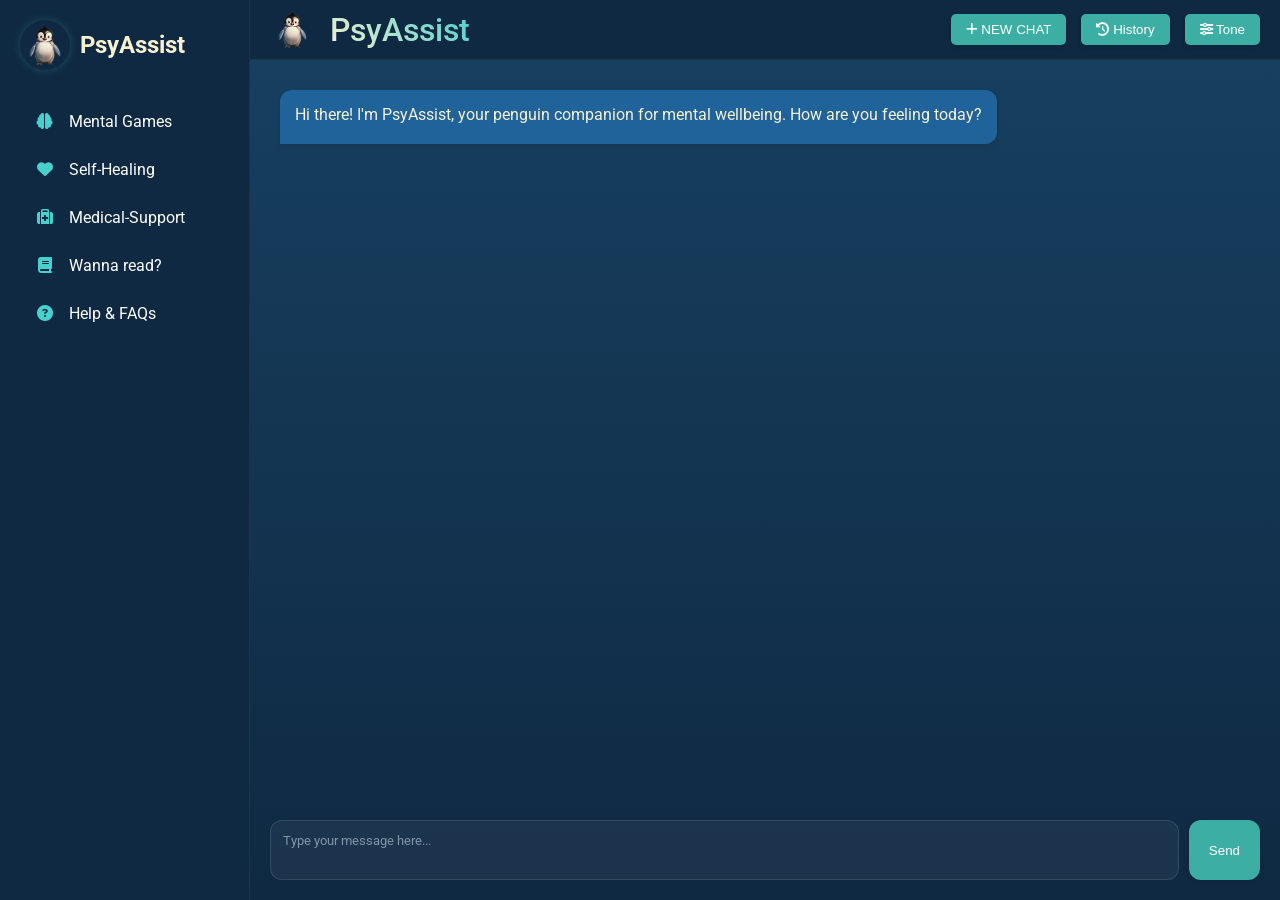
<file: index.html>
<!DOCTYPE html>
<html lang="en">
<head>
    <meta charset="UTF-8">
    <meta name="viewport" content="width=device-width, initial-scale=1.0">
    <title>PsyAssist - Chat</title>
    <link rel="icon" href="resources/favicon.ico" type="image/x-icon">
    <link href="https://fonts.googleapis.com/css2?family=Roboto:wght@300;400;500&display=swap" rel="stylesheet">
    <link rel="stylesheet" href="https://cdnjs.cloudflare.com/ajax/libs/font-awesome/6.4.0/css/all.min.css">
    <link rel="stylesheet" href="style.css">
</head>
<body>
    <!-- Sidebar -->
    <div class="sidebar">
        <div class="sidebar-header">
            <img src="resources/penguin.png" alt="PsyAssist Penguin">
            <h2>PsyAssist</h2>
        </div>
        <div class="feature-item">
            <a href="https://www.google.com/search?q=Fun+Mental+Health+Games&num=10&sca_esv=d3e47f5c41dad28e&sxsrf=AHTn8zrMx7BNNpUZfWeyMvDXEJoVeOqaiQ%3A1745158632191&ei=6AEFaN20C6aMseMP2Oz06Qo&ved=0ahUKEwjdyOTC5uaMAxUmRmwGHVg2Pa0Q4dUDCBA&uact=5&oq=Fun+Mental+Health+Games&gs_lp=[base64]&sclient=gws-wiz-serp">
            <i class="fas fa-brain"></i> Mental Games
            </a>
        </div>
        <div class="feature-item">
            <a href="https://en.wikipedia.org/wiki/Self-healing">
            <i class="fas fa-heart"></i> Self-Healing
            </a>
        </div>
        <div class="feature-item">
            <a href = "https://www.nimh.nih.gov/health/find-help">
            <i class="fas fa-medkit"></i> Medical-Support
            </a>
        </div>
        <div class="feature-item">
            <a href = "https://www.who.int/news-room/fact-sheets/detail/mental-health-strengthening-our-response">
            <i class="fas fa-book"></i> Wanna read?
            </a>
        </div>
        <div class="feature-item">
            <a href = "help_fnq.html">
            <i class="fas fa-question-circle"></i> Help & FAQs
            </a>
        </div>
    </div>

    <!-- Main Content of ChatBot-->
    <div class="main-content">
        <!-- Navbar -->
        <div class="navbar">
            <div class="logo">
                <img src="resources/penguin.png" alt="PsyAssist Penguin">
                <h1>PsyAssist</h1>
            </div>
            <div class="nav-actions">
                <button class="btn"><i class="fas fa-plus"></i> NEW CHAT</button>
                <div class="dropdown">
                    <button class="btn"><i class="fas fa-history"></i> History</button>
                    <div class="dropdown-content">
                        <a href="#">Recent Chat 1</a>
                        <a href="#">Recent Chat 2</a>
                    </div>
                </div>
                <div class="dropdown">
                    <button class="btn"><i class="fas fa-sliders-h"></i> Tone</button>
                    <div class="dropdown-content">
                        <a href="#">Friendly</a>
                        <a href="#">Professional</a>
                        <a href="#">Empathetic</a>
                        <a href="#">Motivational</a>
                    </div>
                </div>
            </div>
        </div>

        <!-- Chat Container -->
        <div class="chat-container">
            <div class="messages" id="chat-messages">
                <div class="message bot-message">
                    <p>Hi there! I'm PsyAssist, your penguin companion for mental wellbeing. How are you feeling today?</p>

                </div>
            </div>


            <div class="user-input">
                <textarea id="user-message" placeholder="Type your message here..."></textarea>
                <button id="send-btn">Send</button>
            </div>
        </div>
    </div>

    <!-- Mobile Menu Toggle Button -->
    <button class="menu-toggle">
        <i class="fas fa-bars"></i>
    </button>
    <script src="script.js"></script>
</body>
</html>
</file>
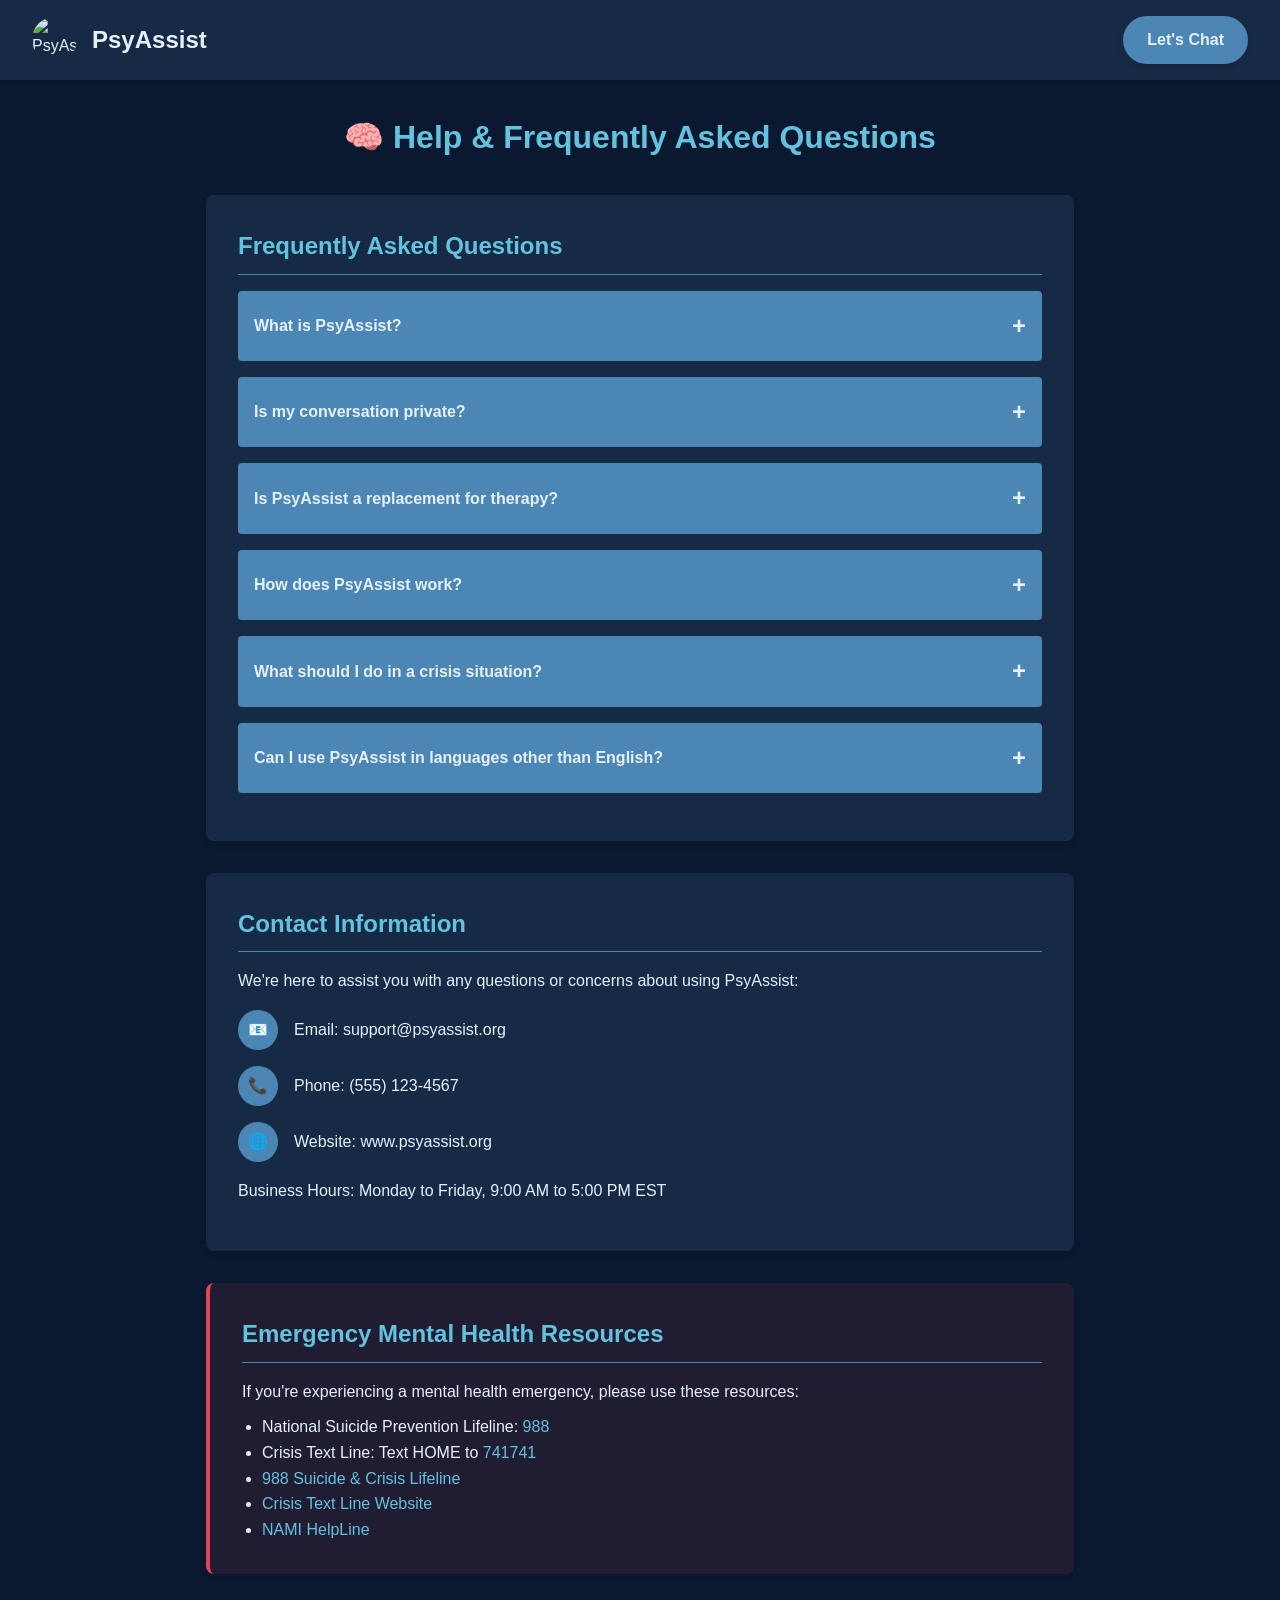
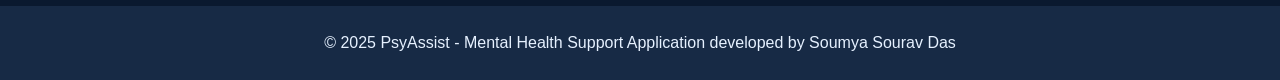
<file: help_fnq.html>
<!DOCTYPE html>
<html lang="en">
<head>
    <meta charset="UTF-8">
    <meta name="viewport" content="width=device-width, initial-scale=1.0">
    <title>PsyAssist - Help & FAQs</title>
    <link rel="icon" href="favicon.ico" type="image/x-icon">
    <style>
        /* Base Styles */
        :root {
            --primary-color: #4b86b4;
            --dark-bg: #0a192f;
            --light-text: #e6f1ff;
            --accent-color: #63c2de;
            --danger-color: #e14658;
            --secondary-bg: #172a45;
            --box-shadow: 0 4px 6px rgba(0, 0, 0, 0.1);
        }

        * {
            margin: 0;
            padding: 0;
            box-sizing: border-box;
            font-family: 'Segoe UI', Tahoma, Geneva, Verdana, sans-serif;
        }

        body {
            background-color: var(--dark-bg);
            color: var(--light-text);
            line-height: 1.6;
        }

        /* Navigation Bar */
        nav {
            display: flex;
            justify-content: space-between;
            align-items: center;
            background-color: var(--secondary-bg);
            padding: 1rem 2rem;
            box-shadow: var(--box-shadow);
        }

        .logo-container {
            display: flex;
            align-items: center;
        }

        .logo {
            height: 40px;
            margin-right: 10px;
        }

        .app-name {
            font-size: 1.5rem;
            font-weight: 700;
            color: var(--light-text);
        }

        .nav-button {
            background-color: var(--primary-color);
            color: var(--light-text);
            border: none;
            padding: 0.7rem 1.5rem;
            font-size: 1rem;
            font-weight: 600;
            border-radius: 50px;
            cursor: pointer;
            transition: background-color 0.3s;
            box-shadow: var(--box-shadow);
            text-decoration: none;
            display: inline-block;
        }

        .nav-button:hover {
            background-color: #2a4d69;
        }

        /* Main Content */
        .container {
            max-width: 900px;
            margin: 2rem auto;
            padding: 0 1rem;
        }

        .section {
            background-color: var(--secondary-bg);
            border-radius: 8px;
            padding: 2rem;
            margin-bottom: 2rem;
            box-shadow: var(--box-shadow);
        }

        h1 {
            text-align: center;
            margin-bottom: 2rem;
            color: var(--accent-color);
        }

        h2 {
            color: var(--accent-color);
            margin-bottom: 1rem;
            border-bottom: 1px solid var(--primary-color);
            padding-bottom: 0.5rem;
        }

        /* FAQ Accordion */
        .faq-item {
            margin-bottom: 1rem;
        }

        .faq-question {
            background-color: var(--primary-color);
            padding: 1rem;
            cursor: pointer;
            border-radius: 4px;
            font-weight: 600;
            display: flex;
            justify-content: space-between;
            align-items: center;
        }

        .faq-answer {
            background-color: rgba(75, 134, 180, 0.1);
            padding: 1rem;
            display: none;
            border-radius: 0 0 4px 4px;
        }

        .faq-question::after {
            content: '+';
            font-size: 1.5rem;
        }

        .faq-question.active::after {
            content: '−';
        }

        .faq-question.active {
            border-radius: 4px 4px 0 0;
        }

        .faq-question.active + .faq-answer {
            display: block;
        }

        /* Contact Info */
        .contact-info p {
            margin-bottom: 1rem;
        }

        .contact-method {
            display: flex;
            align-items: center;
            margin-bottom: 1rem;
        }

        .contact-icon {
            background-color: var(--primary-color);
            width: 40px;
            height: 40px;
            border-radius: 50%;
            display: flex;
            align-items: center;
            justify-content: center;
            margin-right: 1rem;
        }

        /* Crisis Resources */
        .crisis-resources {
            background-color: rgba(225, 70, 88, 0.1);
            border-left: 4px solid var(--danger-color);
        }

        .resource-link {
            color: var(--accent-color);
            text-decoration: none;
        }

        .resource-link:hover {
            text-decoration: underline;
        }

        footer {
            text-align: center;
            padding: 1.5rem;
            margin-top: 2rem;
            background-color: var(--secondary-bg);
            color: var(--light-text);
        }

        @media (max-width: 768px) {
            nav {
                padding: 1rem;
            }
            
            .logo {
                height: 30px;
            }
            
            .app-name {
                font-size: 1.2rem;
            }
            
            .section {
                padding: 1.5rem;
            }
        }
    </style>
</head>
<body>
    <!-- Navigation Bar -->
    <nav>
        <div class="logo-container">
            <img href="https://i.postimg.cc/XNCkJsFj/Psy-Assist-Mascot-1.png" alt="PsyAssist Penguin" style="height: 45px;
            width: 45px;
            margin-right: 15px;
            border-radius: 50%;
            object-fit: contain;
            background-color: transparent;">
            <span class="app-name">PsyAssist</span>
        </div>
        <a href="index.html" class="nav-button">Let's Chat</a>
    </nav>

    <!-- Main Content -->
    <div class="container">
        <h1>🧠 Help & Frequently Asked Questions</h1>

        <!-- FAQ Section -->
        <section class="section">
            <h2>Frequently Asked Questions</h2>
            
            <div class="faq-item">
                <div class="faq-question">What is PsyAssist?</div>
                <div class="faq-answer">
                    PsyAssist is an AI-powered mental health support assistant designed to provide emotional support, 
                    coping strategies, and mental health resources. It uses advanced AI technology to understand your
                    concerns and provide helpful responses based on psychological principles.
                </div>
            </div>

            <div class="faq-item">
                <div class="faq-question">Is my conversation private?</div>
                <div class="faq-answer">
                    Yes, your privacy is important to us. All conversations are encrypted and securely stored. Your data is 
                    only used to improve the quality of responses and is not shared with third parties. You can request 
                    deletion of your chat history at any time.
                </div>
            </div>

            <div class="faq-item">
                <div class="faq-question">Is PsyAssist a replacement for therapy?</div>
                <div class="faq-answer">
                    No, PsyAssist is not a replacement for professional mental health treatment. While it can provide 
                    support and resources, it should be used as a complementary tool. If you're experiencing severe 
                    distress or have a mental health condition, please consult with a licensed mental health professional.
                </div>
            </div>

            <div class="faq-item">
                <div class="faq-question">How does PsyAssist work?</div>
                <div class="faq-answer">
                    PsyAssist uses advanced AI technology to understand your messages and provide supportive responses. 
                    It analyzes the emotional content of your messages and draws on psychological resources to give 
                    appropriate and helpful responses. The system is designed to be empathetic, non-judgmental, and 
                    focused on your wellbeing.
                </div>
            </div>

            <div class="faq-item">
                <div class="faq-question">What should I do in a crisis situation?</div>
                <div class="faq-answer">
                    If you or someone you know is in immediate danger, please contact emergency services (911 in the US) 
                    right away. For mental health crises, you can also contact:
                    <ul style="margin-top: 10px; margin-left: 20px;">
                        <li>National Suicide Prevention Lifeline: 988</li>
                        <li>Crisis Text Line: Text HOME to 741741</li>
                        <li>Your local emergency mental health services</li>
                    </ul>
                </div>
            </div>

            <div class="faq-item">
                <div class="faq-question">Can I use PsyAssist in languages other than English?</div>
                <div class="faq-answer">
                    PsyAssist primarily operates in English but can understand and respond in several other languages. 
                    For best results, we recommend using English, but feel free to communicate in your preferred language.
                </div>
            </div>
        </section>

        <!-- Contact Information -->
        <section class="section">
            <h2>Contact Information</h2>
            <div class="contact-info">
                <p>We're here to assist you with any questions or concerns about using PsyAssist:</p>
                
                <div class="contact-method">
                    <div class="contact-icon">📧</div>
                    <span>Email: support@psyassist.org</span>
                </div>
                
                <div class="contact-method">
                    <div class="contact-icon">📞</div>
                    <span>Phone: (555) 123-4567</span>
                </div>
                
                <div class="contact-method">
                    <div class="contact-icon">🌐</div>
                    <span>Website: www.psyassist.org</span>
                </div>

                <p>Business Hours: Monday to Friday, 9:00 AM to 5:00 PM EST</p>
            </div>
        </section>

        <!-- Crisis Resources -->
        <section class="section crisis-resources">
            <h2>Emergency Mental Health Resources</h2>
            <p>If you're experiencing a mental health emergency, please use these resources:</p>
            <ul style="margin-top: 10px; margin-left: 20px;">
                <li>National Suicide Prevention Lifeline: <a href="tel:988" class="resource-link">988</a></li>
                <li>Crisis Text Line: Text HOME to <a href="sms:741741" class="resource-link">741741</a></li>
                <li><a href="https://988lifeline.org" target="_blank" class="resource-link">988 Suicide & Crisis Lifeline</a></li>
                <li><a href="https://www.crisistextline.org" target="_blank" class="resource-link">Crisis Text Line Website</a></li>
                <li><a href="https://www.nami.org/help" target="_blank" class="resource-link">NAMI HelpLine</a></li>
            </ul>
        </section>
    </div>

    <footer>
        &copy; 2025 PsyAssist - Mental Health Support Application developed by Soumya Sourav Das
    </footer>

    <script>
        // FAQ Accordion Functionality
        document.querySelectorAll('.faq-question').forEach(question => {
            question.addEventListener('click', () => {
                question.classList.toggle('active');
            });
        });
    </script>
</body>
</html>
</file>
<file: style.css>
:root {
    /* Dark blue-green theme colors */
    --primary-color: #3CAEA3;       /* Teal blue-green */
    --secondary-color: #20639B;     /* Deep blue with slight green tint */
    --bg-color: #173F5F;            /* Dark blue background */
    --darker-bg: #0F2942;           /* Darker shade for contrast */
    --text-color: #F6F1D1;          /* Warm light color for text */
    --accent-color: #48D1CC;        /* Bright turquoise accent */
    --crisis-color: #ED553B;        /* Coral for crisis alerts */
    
    /* Layout variables */
    --sidebar-width: 250px;
    --navbar-height: 60px;
}

* {
    margin: 0;
    padding: 0;
    box-sizing: border-box;
}

body {
    font-family: 'Roboto', sans-serif;
    background-color: var(--bg-color);
    color: var(--text-color);
    display: flex;
    height: 100vh;
    overflow: hidden;
}

/* Sidebar */
.sidebar {
    width: var(--sidebar-width);
    background-color: var(--darker-bg);
    padding: 20px;
    height: 100%;
    position: fixed;
    top: 0;
    left: 0;
    overflow-y: auto;
    z-index: 100;
    transition: transform 0.3s ease;
    border-right: 1px solid rgba(255,255,255,0.05);
}

.sidebar-header {
    display: flex;
    align-items: center;
    margin-bottom: 30px;
}

.sidebar-header img {
    width: 50px;
    margin-right: 10px;
    border-radius: 50%;
    box-shadow: 0 0 10px rgba(60, 174, 163, 0.3);
    background-color: transparent;
}

.feature-item {
    padding: 12px 15px;
    margin-bottom: 5px;
    border-radius: 5px;
    cursor: pointer;
    transition: all 0.2s;
}

.feature-item:hover {
    background-color: rgba(60, 174, 163, 0.2);
    transform: translateX(3px);
}

.feature-item a {
    text-decoration: none;
    color: white;
}

.feature-item i {
    color: var(--accent-color);
    margin-right: 10px;
    width: 20px;
    text-align: center;
}


/* Mobile Menu Toggle */
.menu-toggle {
    display: none;
    position: fixed;
    top: 15px;
    left: 15px;
    z-index: 200;
    background-color: var(--primary-color);
    border: none;
    border-radius: 50%;
    width: 40px;
    height: 40px;
    cursor: pointer;
    color: white;
    font-size: 1.2rem;
    box-shadow: 0 2px 8px rgba(0,0,0,0.2);
}

/* Main Content */
.main-content {
    flex: 1;
    margin-left: var(--sidebar-width);
    display: flex;
    flex-direction: column;
    height: 100vh;
    transition: margin-left 0.3s ease;
}

/* Navbar */
.navbar {
    height: var(--navbar-height);
    background-color: var(--darker-bg);
    display: flex;
    align-items: center;
    justify-content: space-between;
    padding: 0 20px;
    box-shadow: 0 2px 10px rgba(0,0,0,0.15);
    border-bottom: 1px solid rgba(255,255,255,0.05);
}

.logo {
    display: flex;
    align-items: center;
}

.logo img {
    height: 45px;
    width: 45px;
    margin-right: 15px;
    border-radius: 50%;
    object-fit: contain;
    background-color: transparent;
}

.logo h1 {
    background: linear-gradient(45deg, var(--text-color), var(--accent-color));
    -webkit-background-clip: text;
    -webkit-text-fill-color: transparent;
    font-weight: 500;
}

.nav-actions {
    display: flex;
    gap: 15px;
    flex-wrap: wrap;
}

.btn {
    background-color: var(--primary-color);
    color: white;
    border: none;
    padding: 8px 15px;
    border-radius: 5px;
    cursor: pointer;
    font-weight: 500;
    transition: all 0.2s;
    white-space: nowrap;
    box-shadow: 0 2px 5px rgba(0,0,0,0.1);
}

.btn:hover {
    background-color: var(--accent-color);
    transform: translateY(-2px);
    box-shadow: 0 4px 8px rgba(0,0,0,0.2);
}

.dropdown {
    position: relative;
    display: inline-block;
}

.dropdown-content {
    display: none;
    position: absolute;
    right: 0;
    background-color: var(--darker-bg);
    min-width: 160px;
    box-shadow: 0 8px 16px rgba(0,0,0,0.3);
    z-index: 1;
    border-radius: 5px;
    border: 1px solid rgba(255,255,255,0.05);
    overflow: hidden;
}

.dropdown-content a {
    color: var(--text-color);
    padding: 12px 16px;
    text-decoration: none;
    display: block;
    transition: all 0.2s;
}

.dropdown-content a:hover {
    background-color: rgba(60, 174, 163, 0.2);
    padding-left: 20px;
}

.dropdown:hover .dropdown-content {
    display: block;
}

/* Chat Container */
.chat-container {
    flex: 1;
    display: flex;
    flex-direction: column;
    padding: 20px;
    overflow: hidden;
    background: linear-gradient(to bottom, var(--bg-color), var(--darker-bg));
}

.messages {
    flex: 1;
    overflow-y: auto;
    padding: 10px;
    margin-bottom: 20px;
    display: flex;
    flex-direction: column;
}

.message {
    margin-bottom: 20px;
    padding: 15px;
    border-radius: 12px;
    max-width: 80%;
    animation: fadeIn 0.3s;
    word-break: break-word;
    box-shadow: 0 2px 5px rgba(0,0,0,0.1);
}

@keyframes fadeIn {
    from { opacity: 0; transform: translateY(10px); }
    to { opacity: 1; transform: translateY(0); }
}

.bot-message {
    background-color: var(--secondary-color);
    align-self: flex-start;
    margin-right: auto;
    border-bottom-left-radius: 0;
}

.user-message {
    background-color: var(--primary-color);
    align-self: flex-end;
    margin-left: auto;
    border-bottom-right-radius: 0;
}

.message p {
    margin-bottom: 5px;
}

.message small {
    display: block;
    font-size: 0.75rem;
    opacity: 0.7;
    margin-top: 5px;
    font-style: italic;
}

.crisis-resources {
    background-color: rgba(237, 85, 59, 0.1);
    border-left: 4px solid var(--crisis-color);
    padding: 15px;
    margin-bottom: 20px;
    border-radius: 5px;
    display: none;
}

.crisis-resources h3 {
    color: var(--crisis-color);
    margin-bottom: 10px;
}

.crisis-resources ul {
    list-style-type: none;
}

.crisis-resources li {
    margin-bottom: 5px;
}

.user-input {
    display: flex;
    gap: 10px;
}

textarea {
    flex: 1;
    padding: 12px;
    border-radius: 12px;
    background-color: rgba(255,255,255,0.05);
    border: 1px solid rgba(255,255,255,0.1);
    color: var(--text-color);
    resize: none;
    height: 60px;
    font-family: inherit;
    transition: border-color 0.3s;
}

textarea:focus {
    outline: none;
    border-color: var(--primary-color);
    box-shadow: 0 0 0 2px rgba(60, 174, 163, 0.2);
}

textarea::placeholder {
    color: rgba(230,241,255,0.5);
}

button {
    background-color: var(--primary-color);
    color: white;
    border: none;
    border-radius: 12px;
    padding: 0 20px;
    cursor: pointer;
    font-weight: 500;
    transition: all 0.2s;
    box-shadow: 0 2px 5px rgba(0,0,0,0.1);
}

button:hover {
    background-color: var(--accent-color);
    transform: translateY(-2px);
    box-shadow: 0 4px 8px rgba(0,0,0,0.2);
}

/* Scrollbar Styling */
::-webkit-scrollbar {
    width: 8px;
}

::-webkit-scrollbar-track {
    background: rgba(0,0,0,0.1);
    border-radius: 10px;
}

::-webkit-scrollbar-thumb {
    background: var(--primary-color);
    border-radius: 10px;
}

::-webkit-scrollbar-thumb:hover {
    background: var(--accent-color);
}

/* Media queries for responsiveness */
@media (max-width: 992px) {
    .sidebar {
        width: 220px;
    }
    
    .main-content {
        margin-left: 220px;
    }
    
    .message {
        max-width: 90%;
    }
}

@media (max-width: 768px) {
    .menu-toggle {
        display: flex;
        align-items: center;
        justify-content: center;
    }
    
    .sidebar {
        transform: translateX(-100%);
        box-shadow: 2px 0 5px rgba(0,0,0,0.2);
    }
    
    .sidebar.active {
        transform: translateX(0);
    }
    
    .main-content {
        margin-left: 0;
    }
    
    .navbar {
        padding-left: 60px;
    }
    
    .logo h1 {
        font-size: 1.2rem;
    }
    
    .btn {
        padding: 6px 10px;
        font-size: 0.9rem;
    }
    
    .dropdown-content {
        position: absolute;
        right: 0;
        left: auto;
    }
}

@media (max-width: 576px) {
    .navbar {
        flex-direction: column;
        height: auto;
        padding: 10px;
        padding-left: 60px;
    }
    
    .logo {
        margin-bottom: 10px;
    }
    
    .nav-actions {
        width: 100%;
        justify-content: center;
        gap: 8px;
    }
    
    .btn {
        padding: 6px 8px;
        font-size: 0.8rem;
    }
    
    .chat-container {
        padding: 10px;
    }
    
    .message {
        max-width: 95%;
        padding: 12px;
    }
    
    .user-input {
        flex-direction: column;
    }
    
    textarea {
        height: 80px;
    }
    
    button#send-btn {
        height: 40px;
    }
}

@media (max-width: 380px) {
    .navbar {
        padding-left: 50px;
    }
    
    .logo img {
        height: 30px;
    }
    
    .logo h1 {
        font-size: 1rem;
    }
    
    .nav-actions {
        flex-direction: column;
        align-items: center;
    }
    
    .nav-actions .btn,
    .nav-actions .dropdown {
        width: 100%;
    }
    
    .messages {
        padding: 5px;
    }
    
    .crisis-resources {
        padding: 10px;
    }
    
    .crisis-resources h3 {
        font-size: 1rem;
    }
}
</file>
